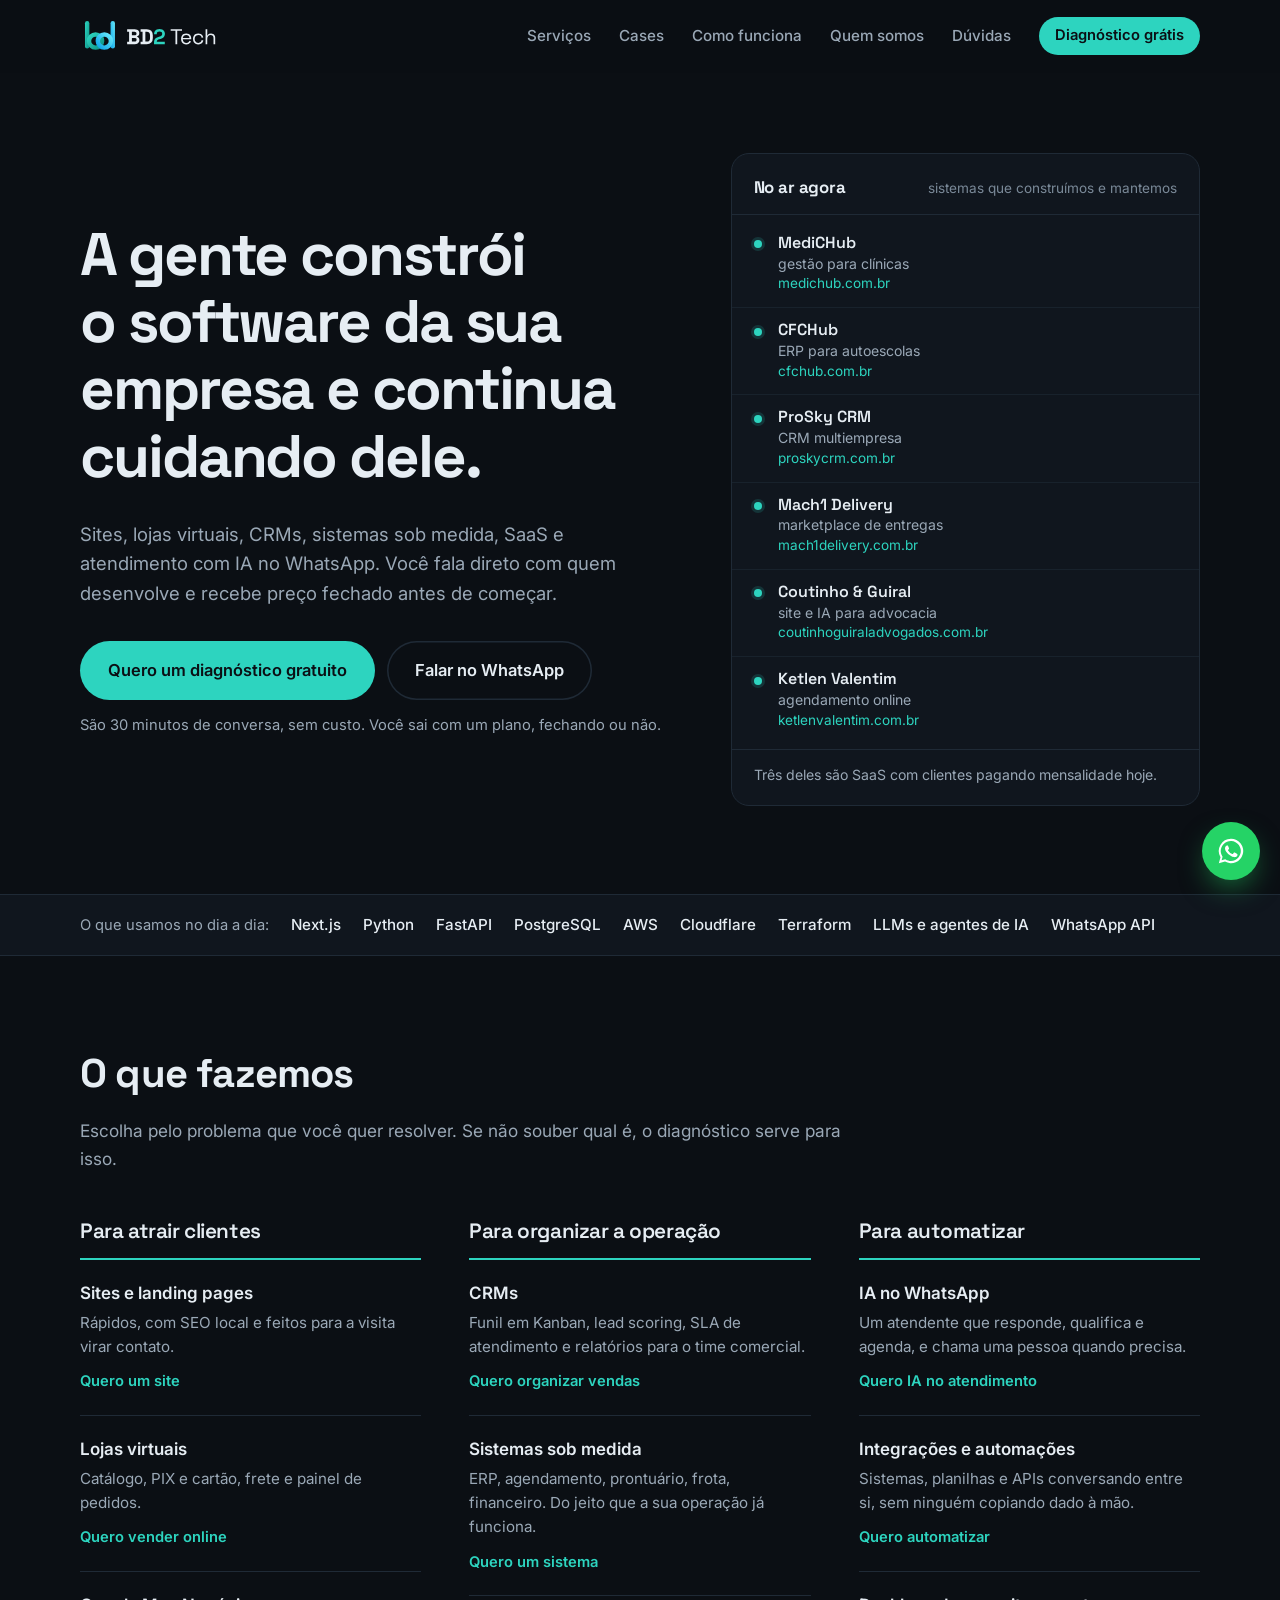
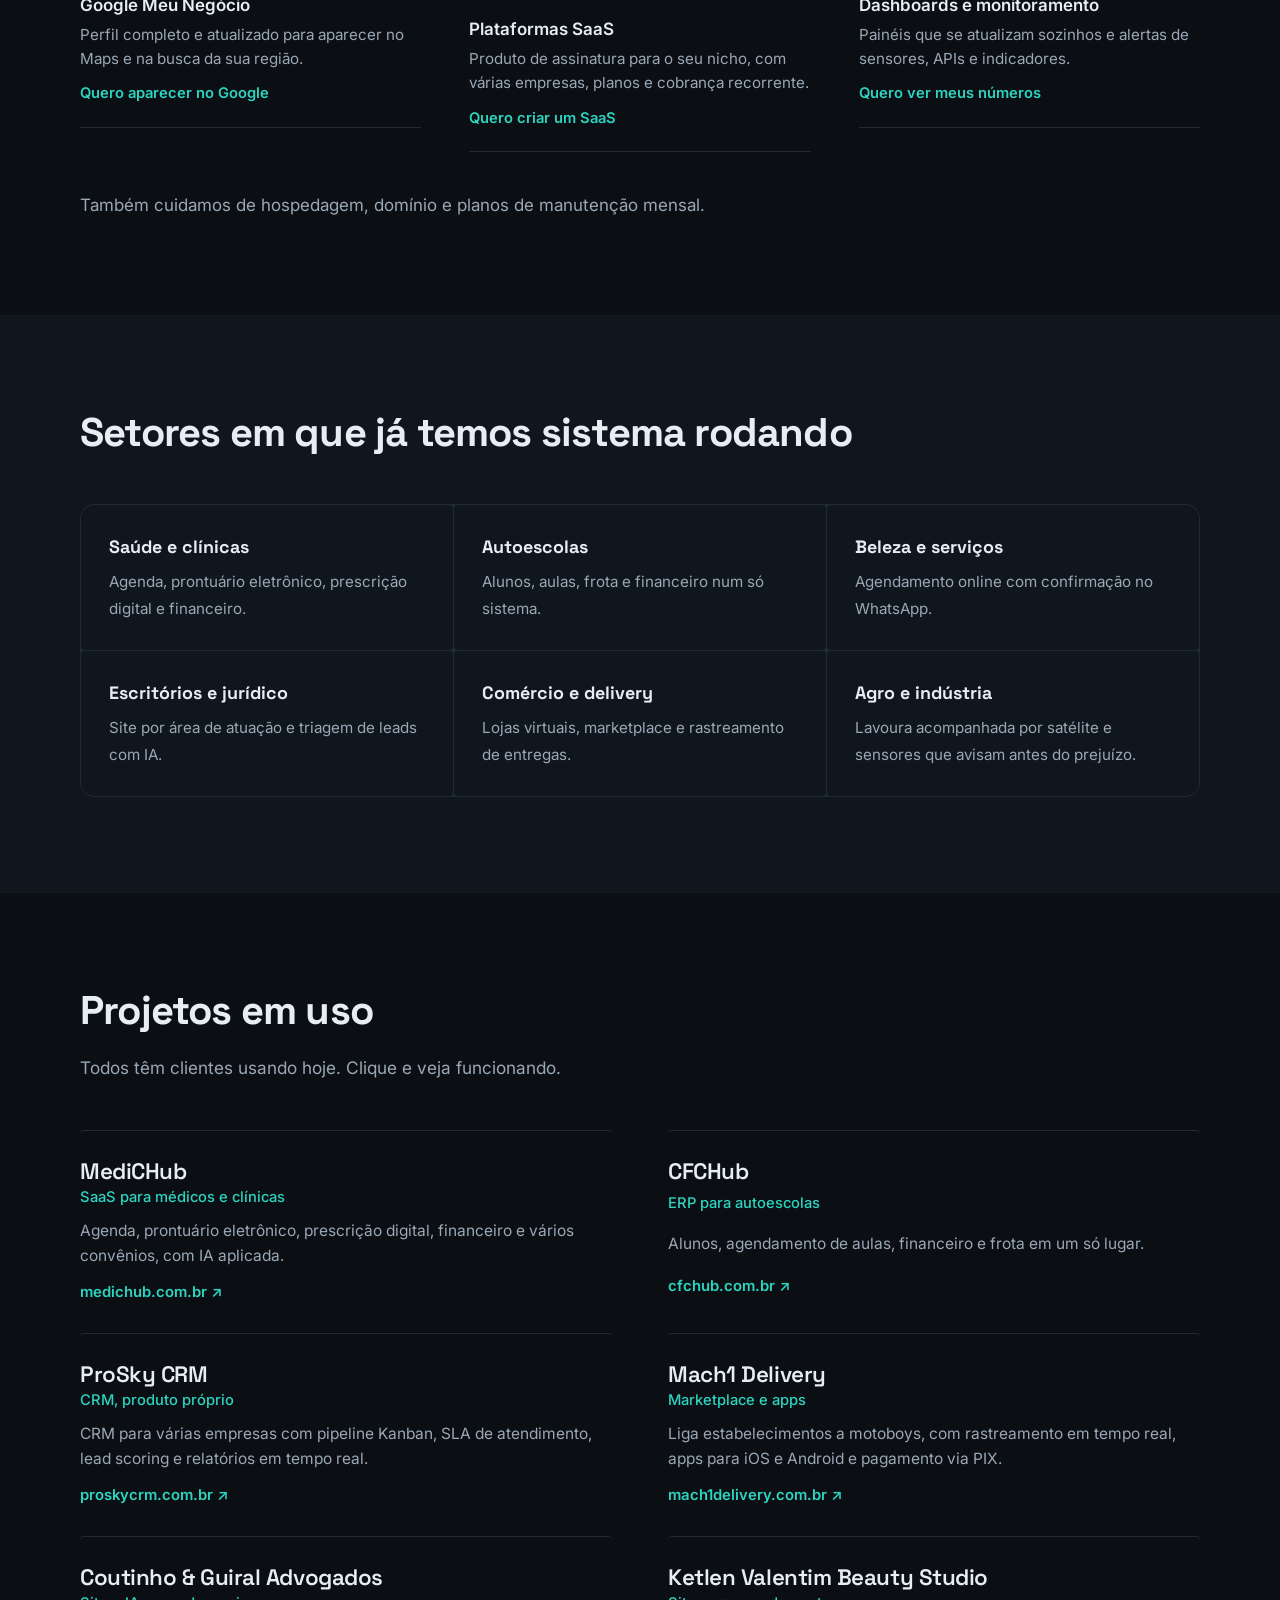
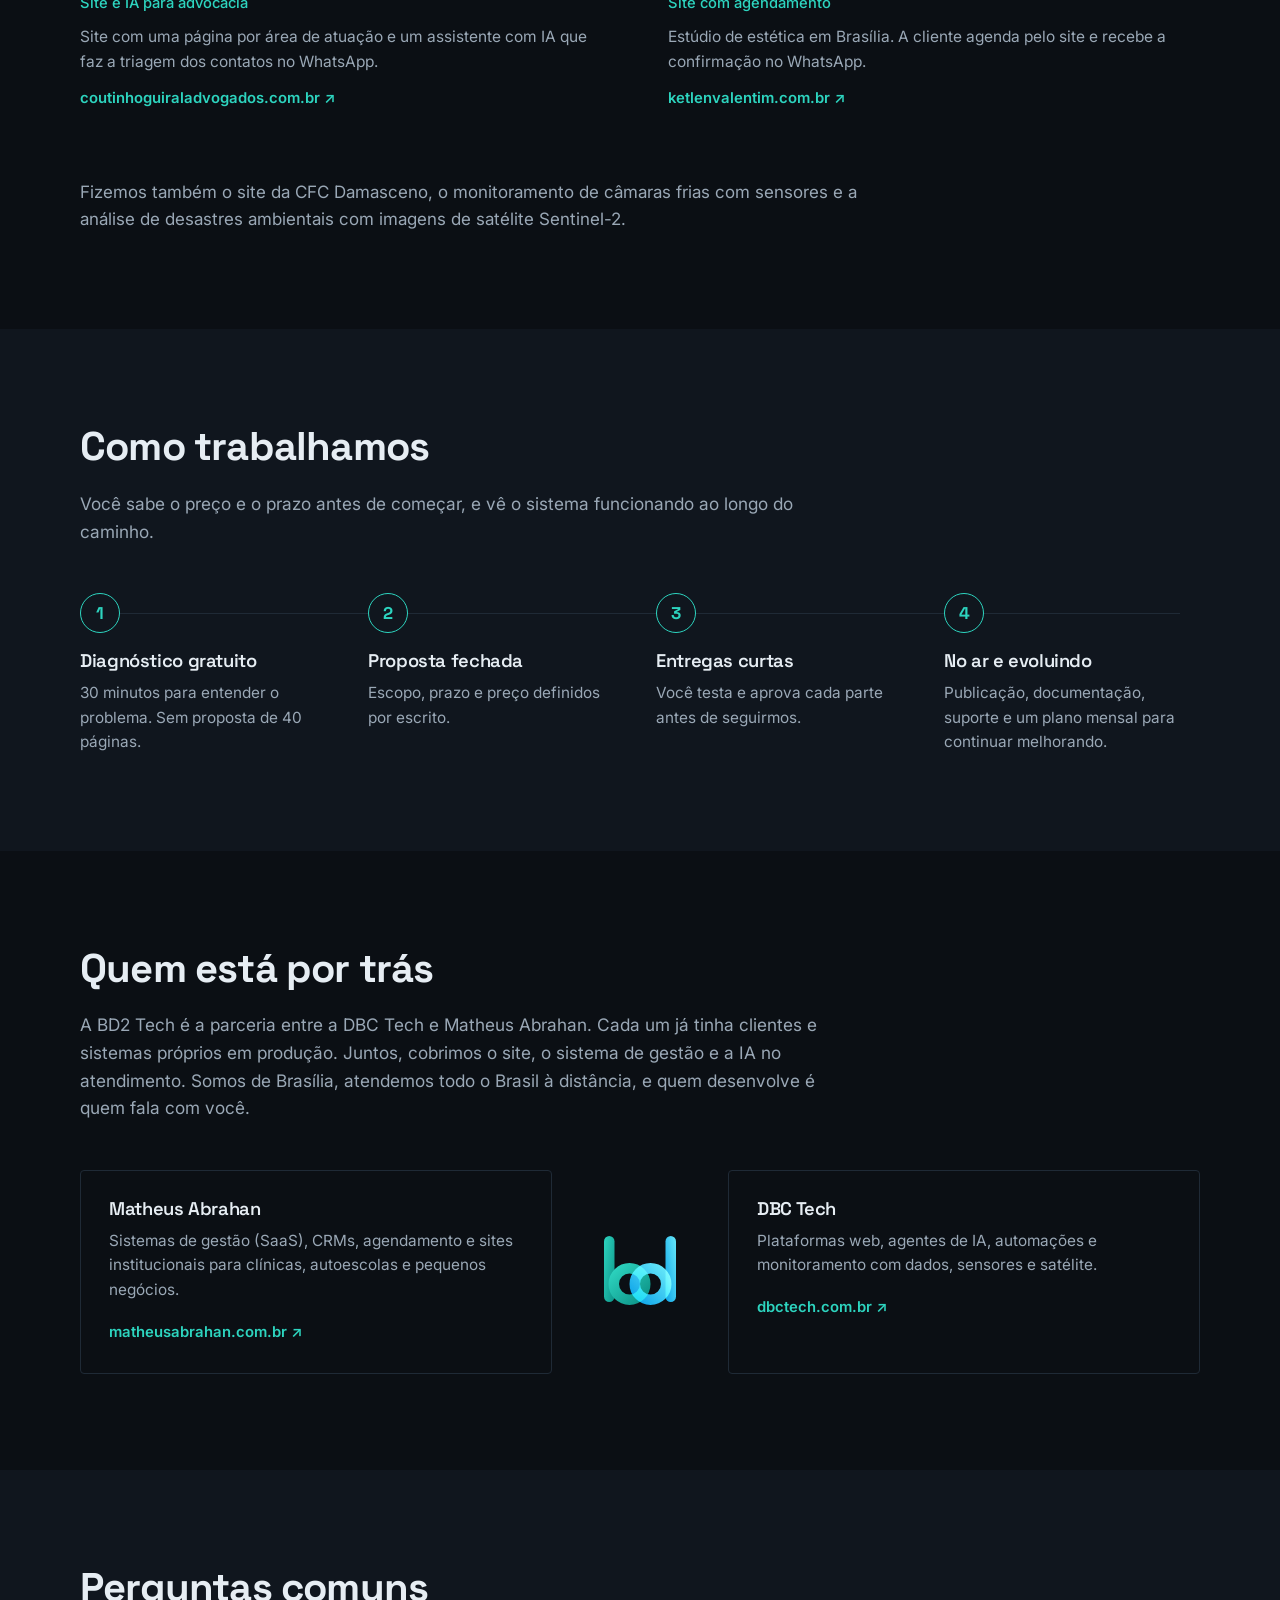
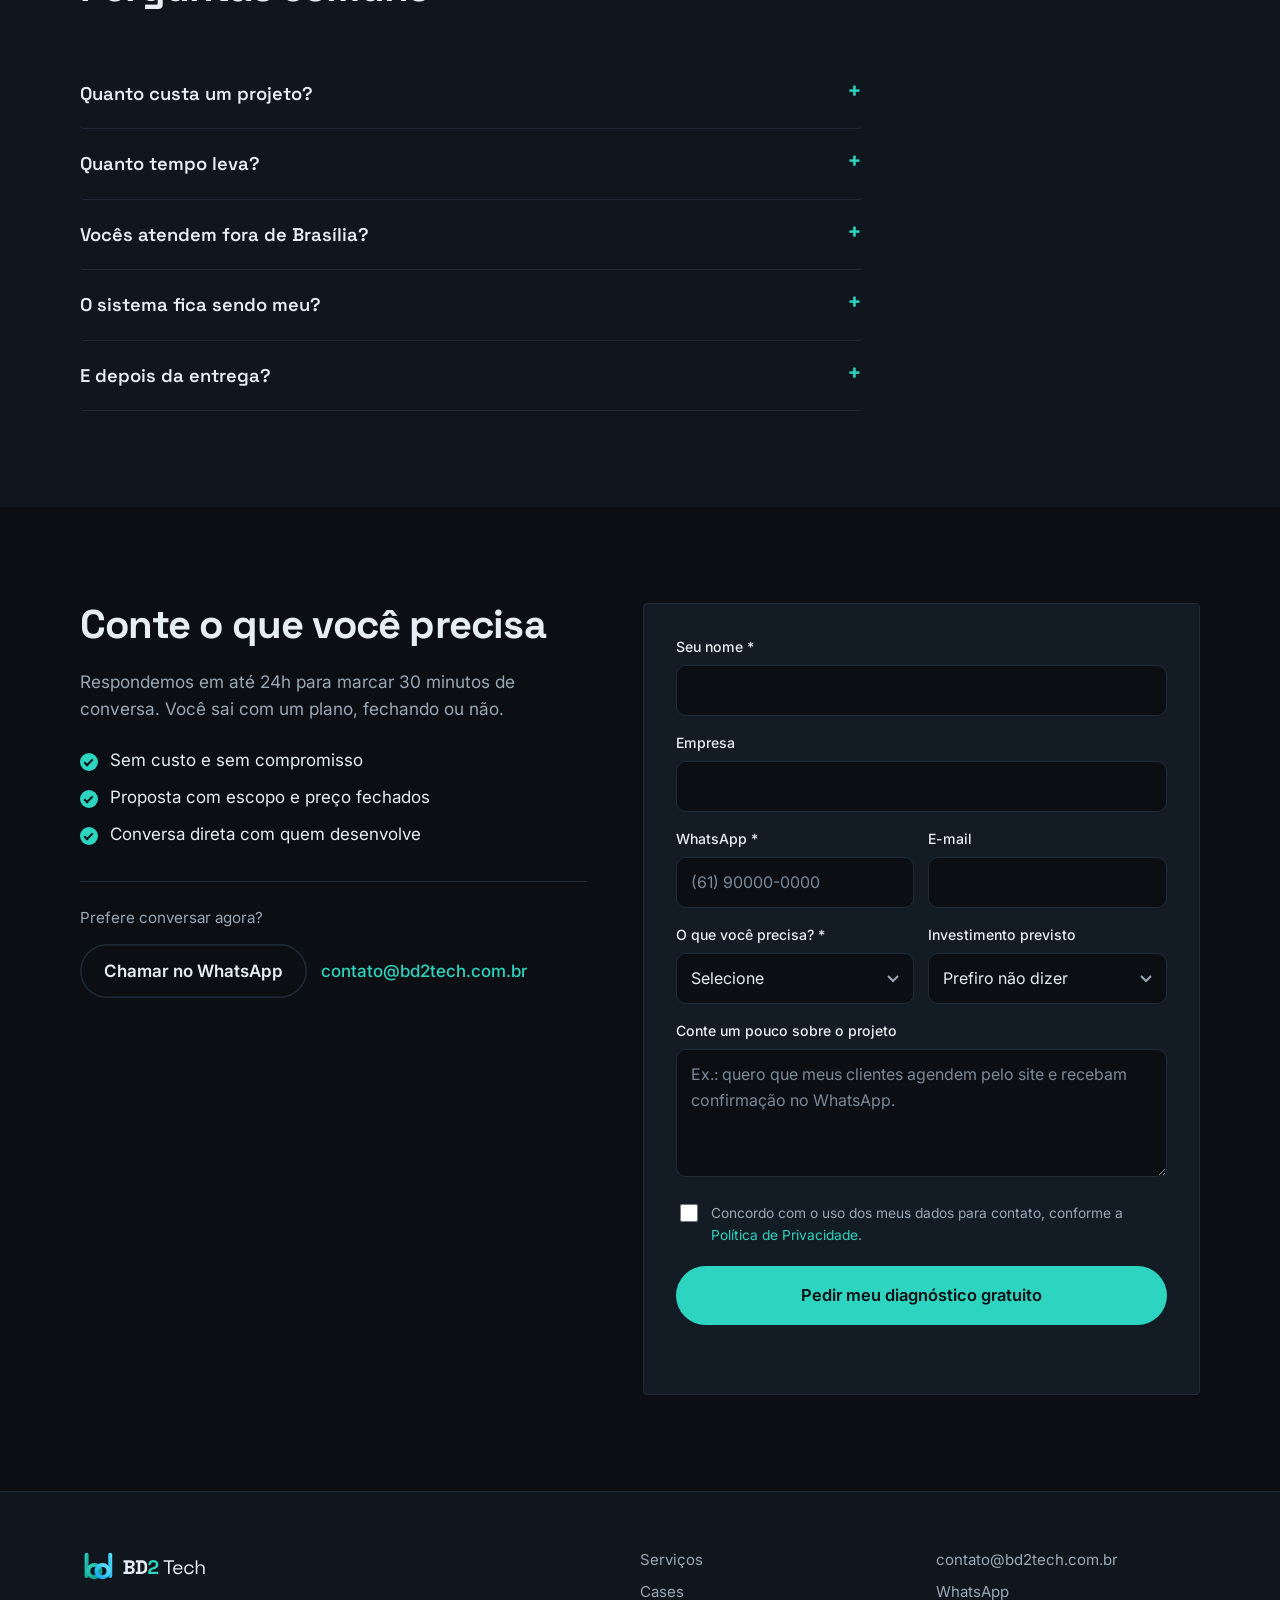
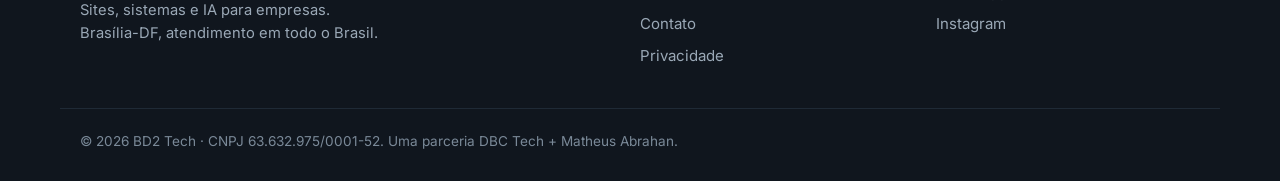
<file: index.html>
<!doctype html>
<html lang="pt-BR">
<head>
  <meta charset="utf-8">
  <meta name="viewport" content="width=device-width, initial-scale=1">
  <title>BD2 Tech | Sites, sistemas, CRMs e IA para empresas</title>
  <meta name="description" content="A BD2 Tech desenvolve sites, lojas virtuais, plataformas SaaS, CRMs, sistemas sob medida, integrações e atendimento com IA no WhatsApp. Diagnóstico gratuito de 30 minutos. Brasília-DF, atendimento em todo o Brasil.">
  <meta name="theme-color" content="#0B0F14">
  <link rel="canonical" href="https://bd2tech.com.br/">
  <link rel="icon" href="/favicon.svg" type="image/svg+xml">
  <meta property="og:type" content="website">
  <meta property="og:locale" content="pt_BR">
  <meta property="og:url" content="https://bd2tech.com.br/">
  <meta property="og:title" content="BD2 Tech | A gente constrói o software da sua empresa">
  <meta property="og:description" content="Sites, lojas virtuais, SaaS, CRMs, sistemas sob medida, integrações e IA. Preço fechado antes de começar e suporte depois da entrega.">
  <meta property="og:image" content="https://bd2tech.com.br/assets/og.png">
  <meta name="twitter:card" content="summary_large_image">
  <link rel="preconnect" href="https://fonts.googleapis.com">
  <link rel="preconnect" href="https://fonts.gstatic.com" crossorigin>
  <link href="https://fonts.googleapis.com/css2?family=Inter:wght@400;500;600&family=Space+Grotesk:wght@500;600;700&display=swap" rel="stylesheet">
  <link rel="stylesheet" href="/assets/style.css?v=20261103b">
  <script type="application/ld+json">
  {
    "@context": "https://schema.org",
    "@type": "ProfessionalService",
    "name": "BD2 Tech",
    "taxID": "63.632.975/0001-52",
    "url": "https://bd2tech.com.br/",
    "logo": "https://bd2tech.com.br/assets/brand/simbolo.svg",
    "description": "Desenvolvimento de sites, lojas virtuais, plataformas SaaS, CRMs, sistemas sob medida, integrações, automações e agentes de IA.",
    "areaServed": "BR",
    "address": { "@type": "PostalAddress", "addressLocality": "Brasília", "addressRegion": "DF", "addressCountry": "BR" },
    "email": "contato@bd2tech.com.br",
    "telephone": "+55-61-99136-1653"
  }
  </script>
</head>
<body>
  <a class="skip" href="#conteudo">Pular para o conteúdo</a>

  <header class="topo" id="topo">
    <div class="wrap topo__in">
      <a href="#" class="marca" aria-label="BD2 Tech, início">
        <img src="/assets/brand/logo-escuro.svg" alt="BD2 Tech" width="148" height="42">
      </a>
      <nav class="menu" id="menu" aria-label="Principal">
        <a href="#servicos">Serviços</a>
        <a href="#cases">Cases</a>
        <a href="#como-funciona">Como funciona</a>
        <a href="#socios">Quem somos</a>
        <a href="#faq">Dúvidas</a>
        <a href="#contato" class="btn btn--sm">Diagnóstico grátis</a>
      </nav>
      <button class="burger" aria-label="Abrir menu" aria-expanded="false" aria-controls="menu"><span></span><span></span></button>
    </div>
  </header>

  <main id="conteudo">

    <!-- HERO: o painel "No ar agora" é o elemento de destaque da página -->
    <section class="hero">
      <div class="wrap hero__in">
        <div class="hero__txt">
          <h1>A gente constrói o software da sua empresa e continua cuidando dele.</h1>
          <p class="lead">Sites, lojas virtuais, CRMs, sistemas sob medida, SaaS e atendimento com IA no WhatsApp. Você fala direto com quem desenvolve e recebe preço fechado antes de começar.</p>
          <div class="hero__cta">
            <a href="#contato" class="btn btn--lg">Quero um diagnóstico gratuito</a>
            <a href="https://wa.me/5561991361653?text=Ol%C3%A1%2C%20BD2%20Tech!%20Vim%20pelo%20site%20e%20quero%20conversar%20sobre%20um%20projeto." class="btn btn--ghost btn--lg js-wa" data-msg="Olá, BD2 Tech! Vim pelo site e quero conversar sobre um projeto.">Falar no WhatsApp</a>
          </div>
          <p class="hero__nota">São 30 minutos de conversa, sem custo. Você sai com um plano, fechando ou não.</p>
        </div>

        <aside class="painel" aria-labelledby="painel-titulo">
          <div class="painel__topo">
            <h2 id="painel-titulo">No ar agora</h2>
            <span>sistemas que construímos e mantemos</span>
          </div>
          <ul class="painel__lista">
            <li><span class="ponto" aria-hidden="true"></span><strong>MediCHub</strong><span>gestão para clínicas</span><a href="https://medichub.com.br" target="_blank" rel="noopener">medichub.com.br</a></li>
            <li><span class="ponto" aria-hidden="true"></span><strong>CFCHub</strong><span>ERP para autoescolas</span><a href="https://cfchub.com.br" target="_blank" rel="noopener">cfchub.com.br</a></li>
            <li><span class="ponto" aria-hidden="true"></span><strong>ProSky CRM</strong><span>CRM multiempresa</span><a href="https://proskycrm.com.br" target="_blank" rel="noopener">proskycrm.com.br</a></li>
            <li><span class="ponto" aria-hidden="true"></span><strong>Mach1 Delivery</strong><span>marketplace de entregas</span><a href="https://mach1delivery.com.br" target="_blank" rel="noopener">mach1delivery.com.br</a></li>
            <li><span class="ponto" aria-hidden="true"></span><strong>Coutinho &amp; Guiral</strong><span>site e IA para advocacia</span><a href="https://coutinhoguiraladvogados.com.br" target="_blank" rel="noopener">coutinhoguiral&shy;advogados.com.br</a></li>
            <li><span class="ponto" aria-hidden="true"></span><strong>Ketlen Valentim</strong><span>agendamento online</span><a href="https://ketlenvalentim.com.br" target="_blank" rel="noopener">ketlenvalentim.com.br</a></li>
          </ul>
          <p class="painel__pe">Três deles são SaaS com clientes pagando mensalidade hoje.</p>
        </aside>
      </div>
    </section>

    <!-- FAIXA STACK -->
    <section class="faixa" aria-label="Tecnologias">
      <div class="wrap faixa__in">
        <span>O que usamos no dia a dia:</span>
        <ul>
          <li>Next.js</li><li>Python</li><li>FastAPI</li><li>PostgreSQL</li><li>AWS</li><li>Cloudflare</li><li>Terraform</li><li>LLMs e agentes de IA</li><li>WhatsApp API</li>
        </ul>
      </div>
    </section>

    <!-- SERVIÇOS -->
    <section class="sec" id="servicos">
      <div class="wrap">
        <header class="sec__head">
          <h2>O que fazemos</h2>
          <p>Escolha pelo problema que você quer resolver. Se não souber qual é, o diagnóstico serve para isso.</p>
        </header>
        <div class="grupos">
          <section class="grupo" aria-labelledby="g-atrair">
            <h3 id="g-atrair">Para atrair clientes</h3>
            <ul>
              <li><strong>Sites e landing pages</strong><p>Rápidos, com SEO local e feitos para a visita virar contato.</p><a href="#contato" data-servico="Site institucional / landing page">Quero um site</a></li>
              <li><strong>Lojas virtuais</strong><p>Catálogo, PIX e cartão, frete e painel de pedidos.</p><a href="#contato" data-servico="Loja virtual">Quero vender online</a></li>
              <li><strong>Google Meu Negócio</strong><p>Perfil completo e atualizado para aparecer no Maps e na busca da sua região.</p><a href="#contato" data-servico="Google Meu Negócio">Quero aparecer no Google</a></li>
            </ul>
          </section>
          <section class="grupo" aria-labelledby="g-organizar">
            <h3 id="g-organizar">Para organizar a operação</h3>
            <ul>
              <li><strong>CRMs</strong><p>Funil em Kanban, lead scoring, SLA de atendimento e relatórios para o time comercial.</p><a href="#contato" data-servico="CRM">Quero organizar vendas</a></li>
              <li><strong>Sistemas sob medida</strong><p>ERP, agendamento, prontuário, frota, financeiro. Do jeito que a sua operação já funciona.</p><a href="#contato" data-servico="Sistema sob medida">Quero um sistema</a></li>
              <li><strong>Plataformas SaaS</strong><p>Produto de assinatura para o seu nicho, com várias empresas, planos e cobrança recorrente.</p><a href="#contato" data-servico="Plataforma SaaS">Quero criar um SaaS</a></li>
            </ul>
          </section>
          <section class="grupo" aria-labelledby="g-automatizar">
            <h3 id="g-automatizar">Para automatizar</h3>
            <ul>
              <li><strong>IA no WhatsApp</strong><p>Um atendente que responde, qualifica e agenda, e chama uma pessoa quando precisa.</p><a href="#contato" data-servico="Agente de IA / WhatsApp">Quero IA no atendimento</a></li>
              <li><strong>Integrações e automações</strong><p>Sistemas, planilhas e APIs conversando entre si, sem ninguém copiando dado à mão.</p><a href="#contato" data-servico="Integração / automação">Quero automatizar</a></li>
              <li><strong>Dashboards e monitoramento</strong><p>Painéis que se atualizam sozinhos e alertas de sensores, APIs e indicadores.</p><a href="#contato" data-servico="Dashboard / monitoramento">Quero ver meus números</a></li>
            </ul>
          </section>
        </div>
        <p class="extra">Também cuidamos de hospedagem, domínio e planos de manutenção mensal.</p>
      </div>
    </section>

    <!-- SETORES -->
    <section class="sec sec--alt" id="setores">
      <div class="wrap">
        <header class="sec__head">
          <h2>Setores em que já temos sistema rodando</h2>
        </header>
        <ul class="setores">
          <li><strong>Saúde e clínicas</strong><span>Agenda, prontuário eletrônico, prescrição digital e financeiro.</span></li>
          <li><strong>Autoescolas</strong><span>Alunos, aulas, frota e financeiro num só sistema.</span></li>
          <li><strong>Beleza e serviços</strong><span>Agendamento online com confirmação no WhatsApp.</span></li>
          <li><strong>Escritórios e jurídico</strong><span>Site por área de atuação e triagem de leads com IA.</span></li>
          <li><strong>Comércio e delivery</strong><span>Lojas virtuais, marketplace e rastreamento de entregas.</span></li>
          <li><strong>Agro e indústria</strong><span>Lavoura acompanhada por satélite e sensores que avisam antes do prejuízo.</span></li>
        </ul>
      </div>
    </section>

    <!-- CASES -->
    <section class="sec" id="cases">
      <div class="wrap">
        <header class="sec__head">
          <h2>Projetos em uso</h2>
          <p>Todos têm clientes usando hoje. Clique e veja funcionando.</p>
        </header>
        <ol class="cases">
          <li class="case">
            <h3>MediCHub</h3>
            <p class="case__tipo">SaaS para médicos e clínicas</p>
            <p>Agenda, prontuário eletrônico, prescrição digital, financeiro e vários convênios, com IA aplicada.</p>
            <a href="https://medichub.com.br" target="_blank" rel="noopener">medichub.com.br ↗</a>
          </li>
          <li class="case">
            <h3>CFCHub</h3>
            <p class="case__tipo">ERP para autoescolas</p>
            <p>Alunos, agendamento de aulas, financeiro e frota em um só lugar.</p>
            <a href="https://cfchub.com.br" target="_blank" rel="noopener">cfchub.com.br ↗</a>
          </li>
          <li class="case">
            <h3>ProSky CRM</h3>
            <p class="case__tipo">CRM, produto próprio</p>
            <p>CRM para várias empresas com pipeline Kanban, SLA de atendimento, lead scoring e relatórios em tempo real.</p>
            <a href="https://proskycrm.com.br" target="_blank" rel="noopener">proskycrm.com.br ↗</a>
          </li>
          <li class="case">
            <h3>Mach1 Delivery</h3>
            <p class="case__tipo">Marketplace e apps</p>
            <p>Liga estabelecimentos a motoboys, com rastreamento em tempo real, apps para iOS e Android e pagamento via PIX.</p>
            <a href="https://mach1delivery.com.br" target="_blank" rel="noopener">mach1delivery.com.br ↗</a>
          </li>
          <li class="case">
            <h3>Coutinho &amp; Guiral Advogados</h3>
            <p class="case__tipo">Site e IA para advocacia</p>
            <p>Site com uma página por área de atuação e um assistente com IA que faz a triagem dos contatos no WhatsApp.</p>
            <a href="https://coutinhoguiraladvogados.com.br" target="_blank" rel="noopener">coutinhoguiraladvogados.com.br ↗</a>
          </li>
          <li class="case">
            <h3>Ketlen Valentim Beauty Studio</h3>
            <p class="case__tipo">Site com agendamento</p>
            <p>Estúdio de estética em Brasília. A cliente agenda pelo site e recebe a confirmação no WhatsApp.</p>
            <a href="https://ketlenvalentim.com.br" target="_blank" rel="noopener">ketlenvalentim.com.br ↗</a>
          </li>
        </ol>
        <p class="extra">Fizemos também o site da CFC Damasceno, o monitoramento de câmaras frias com sensores e a análise de desastres ambientais com imagens de satélite Sentinel-2.</p>
      </div>
    </section>

    <!-- COMO FUNCIONA -->
    <section class="sec sec--alt" id="como-funciona">
      <div class="wrap">
        <header class="sec__head">
          <h2>Como trabalhamos</h2>
          <p>Você sabe o preço e o prazo antes de começar, e vê o sistema funcionando ao longo do caminho.</p>
        </header>
        <ol class="passos">
          <li><span aria-hidden="true">1</span><h3>Diagnóstico gratuito</h3><p>30 minutos para entender o problema. Sem proposta de 40 páginas.</p></li>
          <li><span aria-hidden="true">2</span><h3>Proposta fechada</h3><p>Escopo, prazo e preço definidos por escrito.</p></li>
          <li><span aria-hidden="true">3</span><h3>Entregas curtas</h3><p>Você testa e aprova cada parte antes de seguirmos.</p></li>
          <li><span aria-hidden="true">4</span><h3>No ar e evoluindo</h3><p>Publicação, documentação, suporte e um plano mensal para continuar melhorando.</p></li>
        </ol>
      </div>
    </section>

    <!-- SÓCIOS: o símbolo b+d entre os dois sócios -->
    <section class="sec" id="socios">
      <div class="wrap">
        <header class="sec__head">
          <h2>Quem está por trás</h2>
          <p>A BD2 Tech é a parceria entre a DBC Tech e Matheus Abrahan. Cada um já tinha clientes e sistemas próprios em produção. Juntos, cobrimos o site, o sistema de gestão e a IA no atendimento. Somos de Brasília, atendemos todo o Brasil à distância, e quem desenvolve é quem fala com você.</p>
        </header>
        <div class="socios">
          <article class="socio">
            <h3>Matheus Abrahan</h3>
            <p>Sistemas de gestão (SaaS), CRMs, agendamento e sites institucionais para clínicas, autoescolas e pequenos negócios.</p>
            <a href="https://matheusabrahan.com.br" target="_blank" rel="noopener">matheusabrahan.com.br ↗</a>
          </article>
          <img class="socios__simbolo" src="/assets/brand/simbolo.svg" alt="" width="96" height="96">
          <article class="socio">
            <h3>DBC Tech</h3>
            <p>Plataformas web, agentes de IA, automações e monitoramento com dados, sensores e satélite.</p>
            <a href="https://dbctech.com.br" target="_blank" rel="noopener">dbctech.com.br ↗</a>
          </article>
        </div>
      </div>
    </section>

    <!-- FAQ -->
    <section class="sec sec--alt" id="faq">
      <div class="wrap faq">
        <header class="sec__head">
          <h2>Perguntas comuns</h2>
        </header>
        <details>
          <summary>Quanto custa um projeto?</summary>
          <p>Depende do escopo: um site institucional custa bem menos que um SaaS. Depois do diagnóstico você recebe uma proposta com preço e prazo fechados, e o valor não muda no meio do caminho.</p>
        </details>
        <details>
          <summary>Quanto tempo leva?</summary>
          <p>Sites e landing pages costumam ficar prontos em poucas semanas. Sistemas e plataformas saem em etapas, então você começa a usar partes deles antes do fim do projeto.</p>
        </details>
        <details>
          <summary>Vocês atendem fora de Brasília?</summary>
          <p>Sim. Trabalhamos à distância, com reuniões por vídeo e acompanhamento pelo WhatsApp.</p>
        </details>
        <details>
          <summary>O sistema fica sendo meu?</summary>
          <p>Nos projetos sob medida, sim: o código e os dados são da sua empresa. Nos nossos produtos de assinatura (SaaS), você contrata um plano mensal.</p>
        </details>
        <details>
          <summary>E depois da entrega?</summary>
          <p>Temos planos mensais com suporte, hospedagem, backups e melhorias. Você não fica sozinho com o sistema.</p>
        </details>
      </div>
    </section>

    <!-- CONTATO / LEAD -->
    <section class="sec" id="contato">
      <div class="wrap contato__in">
        <div class="contato__txt">
          <h2>Conte o que você precisa</h2>
          <p>Respondemos em até 24h para marcar 30 minutos de conversa. Você sai com um plano, fechando ou não.</p>
          <ul class="checks">
            <li>Sem custo e sem compromisso</li>
            <li>Proposta com escopo e preço fechados</li>
            <li>Conversa direta com quem desenvolve</li>
          </ul>
          <div class="contato__alt">
            <p>Prefere conversar agora?</p>
            <a href="https://wa.me/5561991361653?text=Ol%C3%A1%2C%20BD2%20Tech!%20Vim%20pelo%20site%20e%20quero%20um%20diagn%C3%B3stico%20gratuito." class="btn btn--ghost js-wa" data-msg="Olá, BD2 Tech! Vim pelo site e quero um diagnóstico gratuito.">Chamar no WhatsApp</a>
            <a href="mailto:contato@bd2tech.com.br" class="mail">contato@bd2tech.com.br</a>
          </div>
        </div>

        <form class="form" id="lead-form" novalidate>
          <div class="campo">
            <label for="nome">Seu nome *</label>
            <input id="nome" name="nome" autocomplete="name" required maxlength="120">
          </div>
          <div class="campo">
            <label for="empresa">Empresa</label>
            <input id="empresa" name="empresa" autocomplete="organization" maxlength="120">
          </div>
          <div class="linha">
            <div class="campo">
              <label for="whatsapp">WhatsApp *</label>
              <input id="whatsapp" name="whatsapp" type="tel" inputmode="tel" autocomplete="tel" placeholder="(61) 90000-0000" required maxlength="20">
            </div>
            <div class="campo">
              <label for="email">E-mail</label>
              <input id="email" name="email" type="email" autocomplete="email" maxlength="160">
            </div>
          </div>
          <div class="linha">
            <div class="campo">
              <label for="servico">O que você precisa? *</label>
              <select id="servico" name="servico" required>
                <option value="">Selecione</option>
                <option>Site institucional / landing page</option>
                <option>Loja virtual</option>
                <option>Plataforma SaaS</option>
                <option>CRM</option>
                <option>Sistema sob medida</option>
                <option>Agente de IA / WhatsApp</option>
                <option>Integração / automação</option>
                <option>Dashboard / monitoramento</option>
                <option>Google Meu Negócio</option>
                <option>Ainda não sei, quero ajuda</option>
              </select>
            </div>
            <div class="campo">
              <label for="orcamento">Investimento previsto</label>
              <select id="orcamento" name="orcamento">
                <option value="">Prefiro não dizer</option>
                <option>Até R$ 3 mil</option>
                <option>R$ 3 mil a R$ 10 mil</option>
                <option>R$ 10 mil a R$ 30 mil</option>
                <option>Acima de R$ 30 mil</option>
              </select>
            </div>
          </div>
          <div class="campo">
            <label for="mensagem">Conte um pouco sobre o projeto</label>
            <textarea id="mensagem" name="mensagem" rows="4" maxlength="2000" placeholder="Ex.: quero que meus clientes agendem pelo site e recebam confirmação no WhatsApp."></textarea>
          </div>
          <div class="cf-turnstile" data-sitekey="0x4AAAAAAFoZEBea-WvByXI0" data-callback="bd2TurnstileOk" data-language="pt-br"></div>
          <div class="hp" aria-hidden="true"><label>Não preencha<input name="site" tabindex="-1" autocomplete="off"></label></div>
          <label class="aceite"><input type="checkbox" name="aceite" required> <span>Concordo com o uso dos meus dados para contato, conforme a <a href="/privacidade/">Política de Privacidade</a>.</span></label>
          <button class="btn btn--lg btn--full" type="submit">Pedir meu diagnóstico gratuito</button>
          <p class="form__status" role="status" aria-live="polite"></p>
        </form>
      </div>
    </section>
  </main>

  <footer class="rodape">
    <div class="wrap rodape__in">
      <div>
        <img src="/assets/brand/logo-escuro.svg" alt="BD2 Tech" width="130" height="37">
        <p>Sites, sistemas e IA para empresas.<br>Brasília-DF, atendimento em todo o Brasil.</p>
      </div>
      <nav aria-label="Rodapé">
        <a href="#servicos">Serviços</a>
        <a href="#cases">Cases</a>
        <a href="#contato">Contato</a>
        <a href="/privacidade/">Privacidade</a>
      </nav>
      <div>
        <a href="mailto:contato@bd2tech.com.br">contato@bd2tech.com.br</a>
        <a href="https://wa.me/5561991361653?text=Ol%C3%A1%2C%20BD2%20Tech!%20Vim%20pelo%20site." class="js-wa" data-msg="Olá, BD2 Tech! Vim pelo site.">WhatsApp</a>
        <a href="https://www.instagram.com/dbctech.br/" target="_blank" rel="noopener">Instagram</a>
      </div>
    </div>
    <p class="wrap rodape__copy">© <span id="ano">2026</span> BD2 Tech · CNPJ 63.632.975/0001-52. Uma parceria DBC Tech + Matheus Abrahan.</p>
  </footer>

  <a href="https://wa.me/5561991361653?text=Ol%C3%A1%2C%20BD2%20Tech!%20Vim%20pelo%20site%20e%20quero%20conversar." class="wa-float js-wa" data-msg="Olá, BD2 Tech! Vim pelo site e quero conversar." aria-label="Falar no WhatsApp">
    <svg viewBox="0 0 32 32" aria-hidden="true"><path fill="currentColor" d="M16 3a13 13 0 0 0-11.2 19.6L3 29l6.6-1.7A13 13 0 1 0 16 3zm0 23.7c-2 0-4-.6-5.7-1.6l-.4-.2-3.9 1 1-3.8-.3-.4A10.7 10.7 0 1 1 16 26.7zm5.9-8c-.3-.2-1.9-1-2.2-1s-.5-.2-.7.2l-1 1.2c-.2.2-.4.3-.7.1a8.8 8.8 0 0 1-4.4-3.8c-.3-.6.3-.5 1-1.7.1-.2 0-.4 0-.6l-1-2.4c-.3-.6-.5-.5-.7-.5h-.6a1.2 1.2 0 0 0-.9.4 3.7 3.7 0 0 0-1.1 2.7 6.4 6.4 0 0 0 1.3 3.4 14.7 14.7 0 0 0 5.6 5c2.1.9 2.9 1 4 .8.6-.1 1.9-.8 2.2-1.5s.3-1.4.2-1.5-.3-.2-.6-.4z"/></svg>
  </a>

  <script src="/assets/app.js?v=20261114a" defer></script>
  <script src="https://challenges.cloudflare.com/turnstile/v0/api.js" async defer></script>
</body>
</html>
</file>
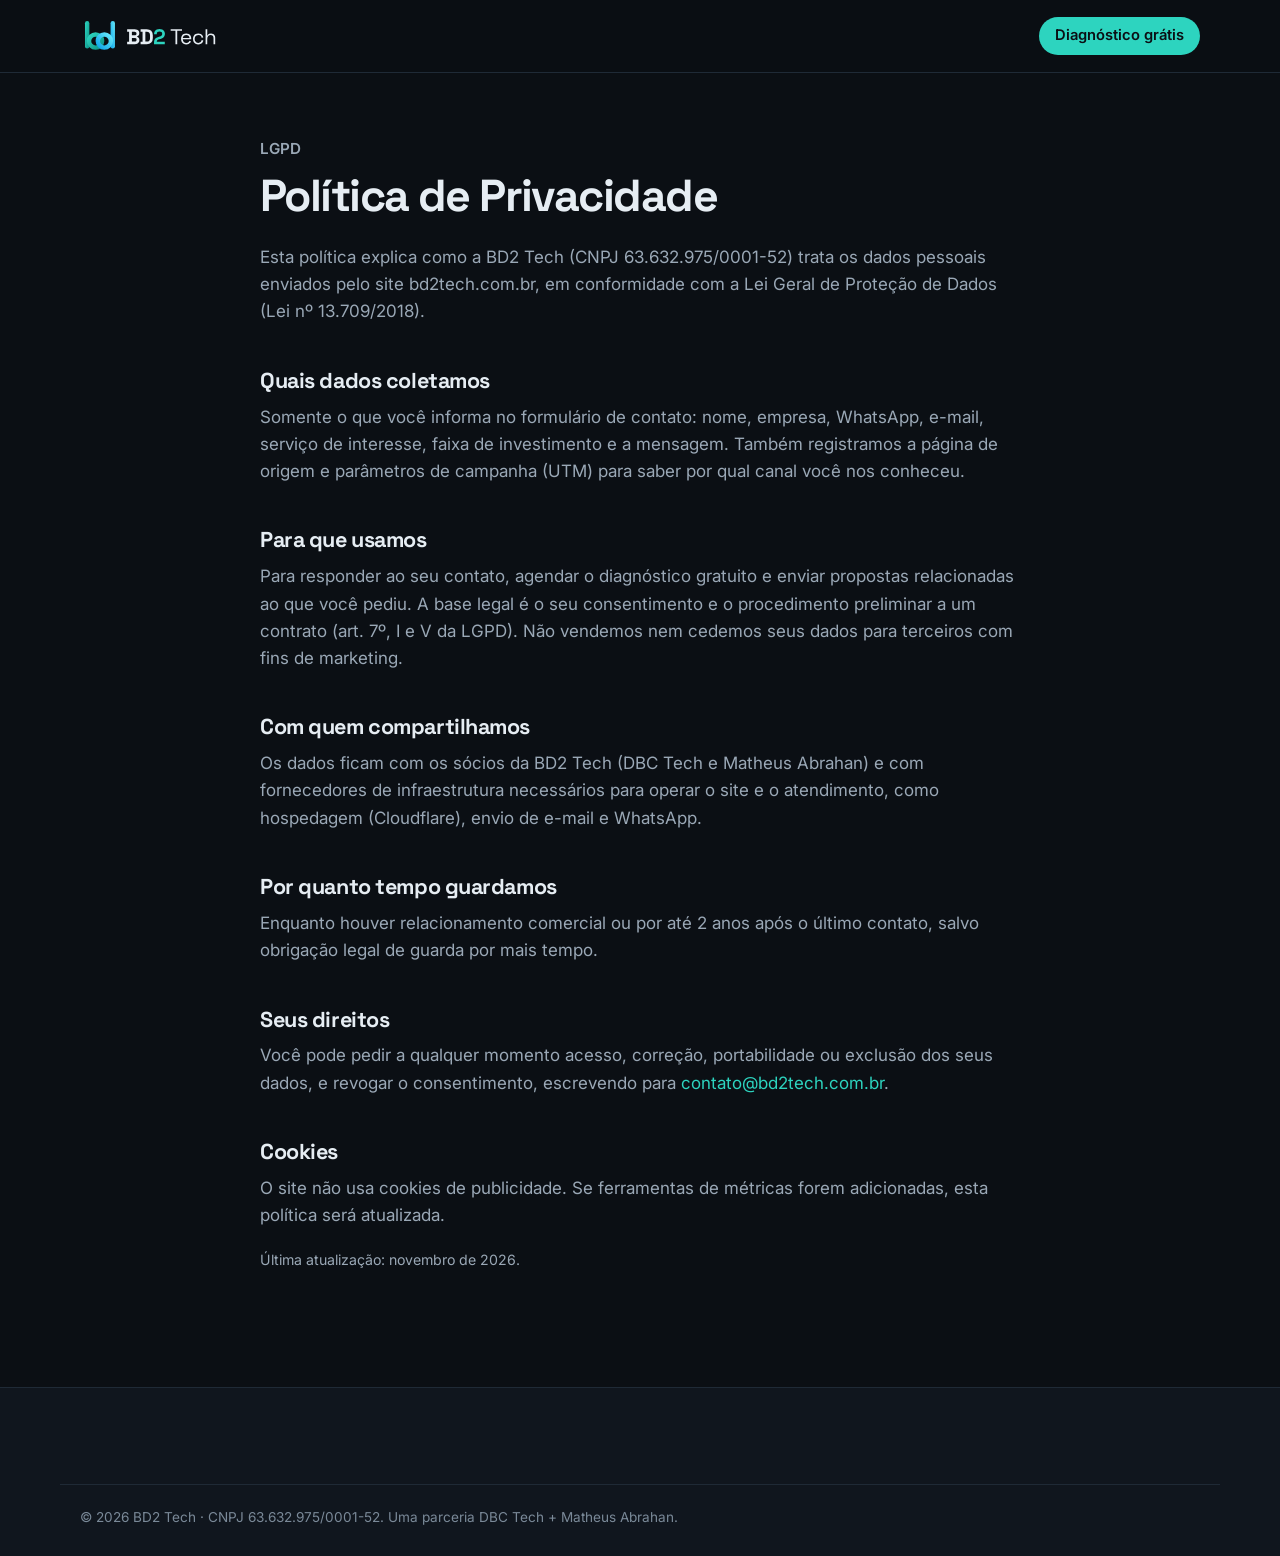
<file: privacidade/index.html>
<!doctype html>
<html lang="pt-BR">
<head>
  <meta charset="utf-8">
  <meta name="viewport" content="width=device-width, initial-scale=1">
  <title>Política de Privacidade | BD2 Tech</title>
  <meta name="robots" content="index, follow">
  <meta name="theme-color" content="#0B0F14">
  <link rel="icon" href="/favicon.svg" type="image/svg+xml">
  <link rel="preconnect" href="https://fonts.googleapis.com">
  <link rel="preconnect" href="https://fonts.gstatic.com" crossorigin>
  <link href="https://fonts.googleapis.com/css2?family=Inter:wght@400;500;600&family=Space+Grotesk:wght@500;600;700&display=swap" rel="stylesheet">
  <link rel="stylesheet" href="/assets/style.css?v=20261103b">
</head>
<body>
  <header class="topo rolou">
    <div class="wrap topo__in">
      <a href="/" class="marca"><img src="/assets/brand/logo-escuro.svg" alt="BD2 Tech" width="148" height="42"></a>
      <a href="/#contato" class="btn btn--sm">Diagnóstico grátis</a>
    </div>
  </header>
  <main class="pagina">
    <div class="wrap wrap--estreito">
      <p class="kicker">LGPD</p>
      <h1>Política de Privacidade</h1>
      <p>Esta política explica como a BD2 Tech (CNPJ 63.632.975/0001-52) trata os dados pessoais enviados pelo site bd2tech.com.br, em conformidade com a Lei Geral de Proteção de Dados (Lei nº 13.709/2018).</p>

      <h2>Quais dados coletamos</h2>
      <p>Somente o que você informa no formulário de contato: nome, empresa, WhatsApp, e-mail, serviço de interesse, faixa de investimento e a mensagem. Também registramos a página de origem e parâmetros de campanha (UTM) para saber por qual canal você nos conheceu.</p>

      <h2>Para que usamos</h2>
      <p>Para responder ao seu contato, agendar o diagnóstico gratuito e enviar propostas relacionadas ao que você pediu. A base legal é o seu consentimento e o procedimento preliminar a um contrato (art. 7º, I e V da LGPD). Não vendemos nem cedemos seus dados para terceiros com fins de marketing.</p>

      <h2>Com quem compartilhamos</h2>
      <p>Os dados ficam com os sócios da BD2 Tech (DBC Tech e Matheus Abrahan) e com fornecedores de infraestrutura necessários para operar o site e o atendimento, como hospedagem (Cloudflare), envio de e-mail e WhatsApp.</p>

      <h2>Por quanto tempo guardamos</h2>
      <p>Enquanto houver relacionamento comercial ou por até 2 anos após o último contato, salvo obrigação legal de guarda por mais tempo.</p>

      <h2>Seus direitos</h2>
      <p>Você pode pedir a qualquer momento acesso, correção, portabilidade ou exclusão dos seus dados, e revogar o consentimento, escrevendo para <a href="mailto:contato@bd2tech.com.br">contato@bd2tech.com.br</a>.</p>

      <h2>Cookies</h2>
      <p>O site não usa cookies de publicidade. Se ferramentas de métricas forem adicionadas, esta política será atualizada.</p>

      <p><small>Última atualização: novembro de 2026.</small></p>
    </div>
  </main>
  <footer class="rodape"><p class="wrap rodape__copy">© 2026 BD2 Tech · CNPJ 63.632.975/0001-52. Uma parceria DBC Tech + Matheus Abrahan.</p></footer>
</body>
</html>
</file>
<file: assets/style.css>
/* BD2 Tech, identidade visual
   Tinta #0B0F14 (herdada de Matheus Abrahan) + Teal #0D9488/#2DD4BF (herdada da DBC Tech) + Ciano #0EA5E9/#67E8F9
   O teal é o único acento: botões, links e os pontos "no ar". O degradê fica só no logo. */
:root {
  --tinta: #0B0F14;
  --fundo: #0B0F14;
  --fundo-2: #10161E;
  --cartao: #131B24;
  --borda: #1F2A36;
  --texto: #E6EDF3;
  --suave: #9AA8B6;
  --apagado: #7A8998;
  --teal: #2DD4BF;
  --teal-escuro: #0D9488;
  --ciano: #67E8F9;
  --raio: 14px;
  --fonte-titulo: "Space Grotesk", "Inter", system-ui, sans-serif;
  --fonte: "Inter", system-ui, -apple-system, "Segoe UI", sans-serif;
}

*, *::before, *::after { box-sizing: border-box; }
html { scroll-behavior: smooth; scroll-padding-top: 80px; }
body { margin: 0; background: var(--fundo); color: var(--texto); font-family: var(--fonte); font-size: 17px; line-height: 1.6; -webkit-font-smoothing: antialiased; overflow-x: hidden; }
img, svg { display: block; max-width: 100%; }
a { color: var(--teal); text-decoration: none; }
a:hover { color: var(--ciano); }
h1, h2, h3 { font-family: var(--fonte-titulo); line-height: 1.12; letter-spacing: -0.02em; margin: 0 0 .5em; text-wrap: balance; }
h1 { font-size: clamp(2.3rem, 5vw, 3.75rem); font-weight: 700; letter-spacing: -0.035em; }
h2 { font-size: clamp(1.75rem, 3.4vw, 2.5rem); font-weight: 700; }
h3 { font-size: 1.15rem; font-weight: 600; }
p { margin: 0 0 1em; }
:focus-visible { outline: 2px solid var(--teal); outline-offset: 3px; }

.wrap { width: 100%; max-width: 1160px; margin: 0 auto; padding: 0 20px; }
.wrap--estreito { max-width: 800px; }
.skip { position: absolute; left: -999px; top: 8px; background: var(--teal); color: var(--tinta); padding: 8px 14px; border-radius: 8px; z-index: 100; }
.skip:focus { left: 8px; }

/* Botões */
.btn { display: inline-flex; align-items: center; justify-content: center; gap: .5em; background: var(--teal); color: var(--tinta); padding: .8em 1.4em; border-radius: 999px; border: 0; cursor: pointer; font: inherit; font-weight: 600; transition: background-color .15s; text-align: center; }
.btn:hover { color: var(--tinta); background: var(--ciano); }
.btn--sm { padding: .5em 1.1em; font-size: .92rem; }
.btn--lg { padding: 1em 1.7em; font-size: 1.03rem; }
.btn--full { width: 100%; }
.btn--ghost { background: transparent; color: var(--texto); box-shadow: inset 0 0 0 1.5px var(--borda); }
.btn--ghost:hover { background: transparent; color: var(--texto); box-shadow: inset 0 0 0 1.5px var(--teal); }
.btn[disabled] { opacity: .6; cursor: wait; }

/* Topo */
.topo { position: sticky; top: 0; z-index: 50; background: rgba(11, 15, 20, .86); backdrop-filter: blur(12px); -webkit-backdrop-filter: blur(12px); border-bottom: 1px solid transparent; transition: border-color .2s; }
.topo.rolou { border-bottom-color: var(--borda); }
.topo__in { display: flex; align-items: center; justify-content: space-between; height: 72px; }
.marca img { height: 40px; width: auto; }
.menu { display: flex; align-items: center; gap: 28px; }
.menu a:not(.btn) { color: var(--suave); font-size: .95rem; font-weight: 500; }
.menu a:not(.btn):hover { color: var(--texto); }
.burger { display: none; background: none; border: 0; width: 44px; height: 44px; cursor: pointer; padding: 10px; }
.burger span { display: block; height: 2px; background: var(--texto); margin: 6px 0; transition: transform .2s; }
.burger[aria-expanded="true"] span:first-child { transform: translateY(4px) rotate(45deg); }
.burger[aria-expanded="true"] span:last-child { transform: translateY(-4px) rotate(-45deg); }

/* Hero */
.hero { padding: 80px 0 88px; }
.hero__in { display: grid; grid-template-columns: 1.25fr 1fr; gap: 64px; align-items: center; }
.lead { font-size: 1.16rem; color: var(--suave); max-width: 34em; }
.hero__cta { display: flex; flex-wrap: wrap; gap: 12px; margin: 32px 0 14px; }
.hero__nota { font-size: .92rem; color: var(--suave); margin: 0; }

/* Painel "No ar agora": o destaque da página */
.painel { background: var(--fundo-2); border: 1px solid var(--borda); border-radius: 18px; padding: 8px 0 0; }
.painel__topo { display: flex; align-items: baseline; justify-content: space-between; gap: 12px; flex-wrap: wrap; padding: 16px 22px 14px; border-bottom: 1px solid var(--borda); }
.painel__topo h2 { font-size: 1.05rem; margin: 0; letter-spacing: -0.01em; }
.painel__topo span { font-size: .85rem; color: var(--apagado); }
.painel__lista { list-style: none; margin: 0; padding: 6px 0; }
.painel__lista li { display: grid; grid-template-columns: 10px 1fr; column-gap: 14px; padding: 12px 22px; border-bottom: 1px solid rgba(31, 42, 54, .6); }
.painel__lista li:last-child { border-bottom: 0; }
.painel__lista strong { grid-column: 2; font-family: var(--fonte-titulo); font-weight: 600; font-size: 1rem; line-height: 1.3; }
.painel__lista span:not(.ponto) { grid-column: 2; font-size: .88rem; color: var(--suave); line-height: 1.4; }
.painel__lista a { grid-column: 2; font-size: .85rem; overflow-wrap: anywhere; }
.ponto { grid-row: 1 / span 3; align-self: start; margin-top: .45em; width: 8px; height: 8px; border-radius: 50%; background: var(--teal); box-shadow: 0 0 0 3px rgba(45, 212, 191, .16); }
.painel__pe { margin: 0; padding: 14px 22px 18px; border-top: 1px solid var(--borda); font-size: .88rem; color: var(--suave); }

/* Entrada do topo ao carregar (cerca de 1,3s no total, nada fica bloqueado):
   texto sobe em sequência, o painel "No ar agora" aparece com o contorno teal
   de seleção, os sistemas entram um a um e cada ponto acende e segue pulsando
   como um status de "online". */
@media (prefers-reduced-motion: no-preference) {
  .topo { animation: desce .5s ease-out backwards; }
  .hero__txt > * { animation: sobe .7s cubic-bezier(.2, .7, .2, 1) backwards; }
  .hero__txt > h1 { animation-delay: .05s; }
  .hero__txt > .lead { animation-delay: .18s; }
  .hero__txt > .hero__cta { animation-delay: .3s; }
  .hero__txt > .hero__nota { animation-delay: .42s; }

  .painel { animation: sobe .7s cubic-bezier(.2, .7, .2, 1) .2s backwards, selecao 1.4s ease .2s backwards; }
  .painel__lista li { --d: .45s; animation: entra .5s cubic-bezier(.2, .7, .2, 1) var(--d) backwards; }
  .painel__lista li:nth-child(2) { --d: .53s; }
  .painel__lista li:nth-child(3) { --d: .61s; }
  .painel__lista li:nth-child(4) { --d: .69s; }
  .painel__lista li:nth-child(5) { --d: .77s; }
  .painel__lista li:nth-child(6) { --d: .85s; }
  .painel__pe { animation: aparece .6s ease 1s backwards; }

  .ponto { position: relative; animation: acende .5s ease-out calc(var(--d) + .25s) backwards; }
  .ponto::after { content: ""; position: absolute; inset: 0; border-radius: 50%; background: var(--teal); opacity: 0;
    animation: pulsa 2.8s ease-out calc(var(--d) * 3 + 1.2s) infinite; }

  .faixa li { animation: aparece .5s ease backwards; }
  .faixa li:nth-child(1) { animation-delay: .9s; }
  .faixa li:nth-child(2) { animation-delay: .95s; }
  .faixa li:nth-child(3) { animation-delay: 1s; }
  .faixa li:nth-child(4) { animation-delay: 1.05s; }
  .faixa li:nth-child(5) { animation-delay: 1.1s; }
  .faixa li:nth-child(6) { animation-delay: 1.15s; }
  .faixa li:nth-child(7) { animation-delay: 1.2s; }
  .faixa li:nth-child(8) { animation-delay: 1.25s; }
  .faixa li:nth-child(9) { animation-delay: 1.3s; }
}
@keyframes sobe { from { opacity: 0; transform: translateY(22px); } }
@keyframes desce { from { opacity: 0; transform: translateY(-100%); } }
@keyframes entra { from { opacity: 0; transform: translateX(14px); } }
@keyframes aparece { from { opacity: 0; } }
@keyframes selecao {
  from, 40% { outline: 1px solid rgba(45, 212, 191, .6); outline-offset: 8px; }
  to { outline: 1px solid rgba(45, 212, 191, 0); outline-offset: 0; }
}
@keyframes acende {
  from { background: var(--borda); box-shadow: 0 0 0 0 rgba(45, 212, 191, 0); }
  60% { box-shadow: 0 0 0 7px rgba(45, 212, 191, .25); }
}
@keyframes pulsa {
  0% { opacity: .55; transform: scale(1); }
  70%, 100% { opacity: 0; transform: scale(3); }
}

/* Faixa */
.faixa { border-block: 1px solid var(--borda); background: var(--fundo-2); }
.faixa .faixa__in { display: flex; align-items: baseline; gap: 22px; padding-block: 18px; }
.faixa span { font-size: .92rem; color: var(--suave); white-space: nowrap; }
.faixa ul { list-style: none; margin: 0; padding: 0; display: flex; flex-wrap: wrap; gap: 6px 22px; }
.faixa li { color: var(--texto); font-weight: 500; font-size: .95rem; }

/* Seções */
.sec { padding: 96px 0; }
.sec--alt { background: var(--fundo-2); }
.sec__head { max-width: 46em; margin-bottom: 48px; }
.sec__head p { color: var(--suave); font-size: 1.08rem; }
.sec__head p:last-child { margin-bottom: 0; }
.kicker { font-size: .95rem; color: var(--teal); font-weight: 600; margin-bottom: 10px; }
.extra { margin: 40px 0 0; color: var(--suave); max-width: 46em; }

/* Serviços: três grupos em colunas, itens separados por linha */
.grupos { display: grid; grid-template-columns: repeat(3, 1fr); gap: 48px; }
.grupo h3 { font-size: 1.3rem; padding-bottom: 14px; margin-bottom: 0; border-bottom: 2px solid var(--teal); }
.grupo ul { list-style: none; margin: 0; padding: 0; }
.grupo li { padding: 20px 0; border-bottom: 1px solid var(--borda); }
.grupo strong { display: block; font-weight: 600; margin-bottom: 4px; }
.grupo p { color: var(--suave); font-size: .95rem; margin: 0 0 8px; }
.grupo a { font-weight: 600; font-size: .92rem; }

/* Setores */
.setores { list-style: none; margin: 0; padding: 0; display: grid; grid-template-columns: repeat(3, 1fr); gap: 1px; background: var(--borda); border: 1px solid var(--borda); border-radius: var(--raio); overflow: hidden; }
.setores li { background: var(--fundo-2); padding: 28px; }
.setores strong { display: block; font-family: var(--fonte-titulo); font-size: 1.12rem; margin-bottom: 6px; }
.setores span { color: var(--suave); font-size: .95rem; }

/* Cases: lista em duas colunas, sem caixas */
.cases { list-style: none; margin: 0; padding: 0; display: grid; grid-template-columns: repeat(2, 1fr); column-gap: 56px; }
.case { padding: 28px 0; border-top: 1px solid var(--borda); display: grid; grid-template-columns: 1fr; }
.case h3 { font-size: 1.4rem; margin-bottom: 2px; }
.case__tipo { color: var(--teal); font-size: .92rem; font-weight: 500; margin-bottom: 10px; }
.case p:not(.case__tipo) { color: var(--suave); font-size: .97rem; margin-bottom: 12px; }
.case a { font-weight: 600; font-size: .93rem; justify-self: start; overflow-wrap: anywhere; }

/* Passos: linha do tempo */
.passos { list-style: none; margin: 0; padding: 0; display: grid; grid-template-columns: repeat(4, 1fr); gap: 32px; position: relative; }
.passos::before { content: ""; position: absolute; left: 20px; right: 20px; top: 20px; height: 1px; background: var(--borda); }
.passos li { position: relative; }
.passos span { position: relative; display: grid; place-items: center; width: 40px; height: 40px; border-radius: 50%; background: var(--fundo-2); border: 1.5px solid var(--teal); color: var(--teal); font-family: var(--fonte-titulo); font-weight: 700; margin-bottom: 18px; }
.passos p { color: var(--suave); font-size: .96rem; margin: 0; }

/* Sócios: dois blocos com o símbolo b+d no meio */
.socios { display: grid; grid-template-columns: 1fr auto 1fr; gap: 40px; align-items: stretch; }
.socio { padding: 28px; border: 1px solid var(--borda); border-radius: var(--raio); }
.socio p { color: var(--suave); font-size: .96rem; }
.socio a { font-weight: 600; font-size: .93rem; }
.socios__simbolo { width: 96px; height: 96px; align-self: center; }

/* FAQ */
.faq details { max-width: 46em; }
details { border-bottom: 1px solid var(--borda); padding: 20px 0; }
summary { cursor: pointer; font-family: var(--fonte-titulo); font-size: 1.15rem; font-weight: 600; list-style: none; display: flex; justify-content: space-between; gap: 16px; }
summary::-webkit-details-marker { display: none; }
summary::after { content: "+"; color: var(--teal); font-size: 1.5rem; line-height: 1; transition: transform .2s; }
details[open] summary::after { transform: rotate(45deg); }
details p { color: var(--suave); margin: 12px 0 0; }

/* Contato */
.contato__in { display: grid; grid-template-columns: 1fr 1.1fr; gap: 56px; align-items: start; }
.contato__txt > p { color: var(--suave); font-size: 1.08rem; }
.checks { list-style: none; padding: 0; margin: 24px 0 32px; }
.checks li { padding-left: 30px; position: relative; margin-bottom: 10px; }
.checks li::before { content: ""; position: absolute; left: 0; top: .35em; width: 18px; height: 18px; border-radius: 50%; background: var(--teal); }
.checks li::after { content: ""; position: absolute; left: 6px; top: calc(.35em + 4px); width: 5px; height: 9px; border: solid var(--tinta); border-width: 0 2px 2px 0; transform: rotate(45deg); }
.contato__alt { display: flex; flex-wrap: wrap; align-items: center; gap: 14px; padding-top: 24px; border-top: 1px solid var(--borda); }
.contato__alt p { width: 100%; margin: 0; color: var(--suave); font-size: .95rem; }
.mail { font-weight: 500; }

.form { background: var(--cartao); border: 1px solid var(--borda); border-radius: 20px; padding: 32px; }
.campo { margin-bottom: 16px; min-width: 0; }
.linha { display: grid; grid-template-columns: 1fr 1fr; gap: 14px; }
label { display: block; font-size: .88rem; font-weight: 500; margin-bottom: 6px; color: var(--texto); }
input, select, textarea { width: 100%; font: inherit; font-size: 1rem; color: var(--texto); background: var(--fundo); border: 1px solid var(--borda); border-radius: 10px; padding: 12px 14px; transition: border-color .15s, box-shadow .15s; }
select { appearance: none; background-image: url("data:image/svg+xml,%3Csvg xmlns='http://www.w3.org/2000/svg' width='12' height='8' fill='none' stroke='%239AA8B6' stroke-width='2'%3E%3Cpath d='M1 1l5 5 5-5'/%3E%3C/svg%3E"); background-repeat: no-repeat; background-position: right 14px center; padding-right: 36px; }
textarea { resize: vertical; min-height: 110px; }
input:focus, select:focus, textarea:focus { outline: none; border-color: var(--teal); box-shadow: 0 0 0 3px rgba(45, 212, 191, .18); }
input::placeholder, textarea::placeholder { color: var(--apagado); }
.invalido { border-color: #F87171 !important; }
.hp { position: absolute; left: -9999px; width: 1px; height: 1px; overflow: hidden; }
.aceite { display: flex; gap: 10px; align-items: flex-start; font-size: .86rem; color: var(--suave); font-weight: 400; margin: 6px 0 20px; }
.aceite input { width: 18px; height: 18px; flex: 0 0 auto; margin-top: 2px; accent-color: var(--teal-escuro); }
.form__status { margin: 14px 0 0; font-size: .95rem; min-height: 1.5em; }
.form__status.ok { color: var(--teal); }
.form__status.erro { color: #F87171; }
.form__status .btn { margin-top: 10px; }
.sucesso { text-align: center; padding: 24px 8px; }
.sucesso h3 { font-size: 1.5rem; }
.sucesso p { color: var(--suave); }

/* Rodapé */
.rodape { border-top: 1px solid var(--borda); padding: 56px 0 28px; background: var(--fundo-2); }
.rodape__in { display: grid; grid-template-columns: 2fr 1fr 1fr; gap: 32px; }
.rodape__in p { color: var(--suave); font-size: .92rem; margin-top: 14px; }
.rodape__in nav, .rodape__in > div:last-child { display: flex; flex-direction: column; gap: 8px; }
.rodape__in nav a, .rodape__in > div:last-child a { color: var(--suave); font-size: .94rem; }
.rodape__in a:hover { color: var(--texto); }
.rodape__copy { margin-top: 40px; padding-top: 22px; border-top: 1px solid var(--borda); color: var(--apagado); font-size: .85rem; }

/* WhatsApp flutuante */
.wa-float { position: fixed; right: 20px; bottom: 20px; z-index: 60; width: 58px; height: 58px; border-radius: 50%; background: #25D366; color: #fff; display: grid; place-items: center; box-shadow: 0 12px 30px -8px rgba(37, 211, 102, .6); }
.wa-float:hover { color: #fff; }
.wa-float svg { width: 30px; height: 30px; }

/* Página interna */
.pagina { padding: 64px 0 96px; }
.pagina h1 { font-size: clamp(2rem, 4vw, 2.8rem); }
.pagina h2 { font-size: 1.35rem; margin-top: 2em; }
.pagina p, .pagina li { color: var(--suave); }

@media (prefers-reduced-motion: reduce) { html { scroll-behavior: auto; } }

/* Responsivo */
@media (max-width: 1024px) {
  .hero__in, .contato__in { grid-template-columns: 1fr; gap: 48px; }
  .grupos { grid-template-columns: 1fr; gap: 40px; max-width: 46em; }
  .setores { grid-template-columns: repeat(2, 1fr); }
  .passos { grid-template-columns: repeat(2, 1fr); row-gap: 40px; }
  .passos::before { display: none; }
  .socios { grid-template-columns: 1fr; justify-items: start; gap: 20px; }
  .socios__simbolo { width: 64px; height: 64px; order: -1; }
}
@media (max-width: 860px) {
  .burger { display: block; }
  .menu { position: fixed; inset: 72px 0 auto 0; flex-direction: column; align-items: stretch; gap: 0; background: var(--fundo); border-bottom: 1px solid var(--borda); padding: 8px 20px 20px; transform: translateY(-120%); transition: transform .25s; visibility: hidden; }
  .menu.aberto { transform: none; visibility: visible; }
  .menu a:not(.btn) { padding: 14px 0; border-bottom: 1px solid var(--borda); font-size: 1.05rem; }
  .menu .btn { margin-top: 16px; }
  .cases { grid-template-columns: 1fr; }
}
@media (max-width: 640px) {
  body { font-size: 16px; }
  .wrap { padding: 0 16px; }
  .sec { padding: 72px 0; }
  .hero { padding: 48px 0 64px; }
  .hero__cta .btn { width: 100%; }
  .setores, .passos, .linha, .rodape__in { grid-template-columns: 1fr; }
  .socio { width: 100%; }
  .faixa .faixa__in { flex-direction: column; gap: 8px; }
  .faixa span { white-space: normal; }
  .form { padding: 22px; }
  .marca img { height: 34px; }
  .painel__topo, .painel__lista li, .painel__pe { padding-inline: 18px; }
}
@media (prefers-reduced-motion: reduce) { .menu { transition: none; } }

/* Entrada das seções ao rolar: o bloco aparece com um contorno teal (como uma seleção
   num editor) que some logo depois. Só o que está abaixo da primeira tela anima,
   nada fica bloqueado e quem pede menos movimento vê tudo parado. */
@media (prefers-reduced-motion: no-preference) {
  .surge { opacity: 0; transform: translateY(18px); outline: 1px solid rgba(45, 212, 191, .55); outline-offset: 8px; border-radius: 4px;
    transition: opacity .55s ease var(--d, 0s), transform .65s cubic-bezier(.2, .7, .2, 1) var(--d, 0s), outline-color .7s ease calc(var(--d, 0s) + .45s); }
  .surge.visto { opacity: 1; transform: none; outline-color: rgba(45, 212, 191, 0); }
}
</file>
